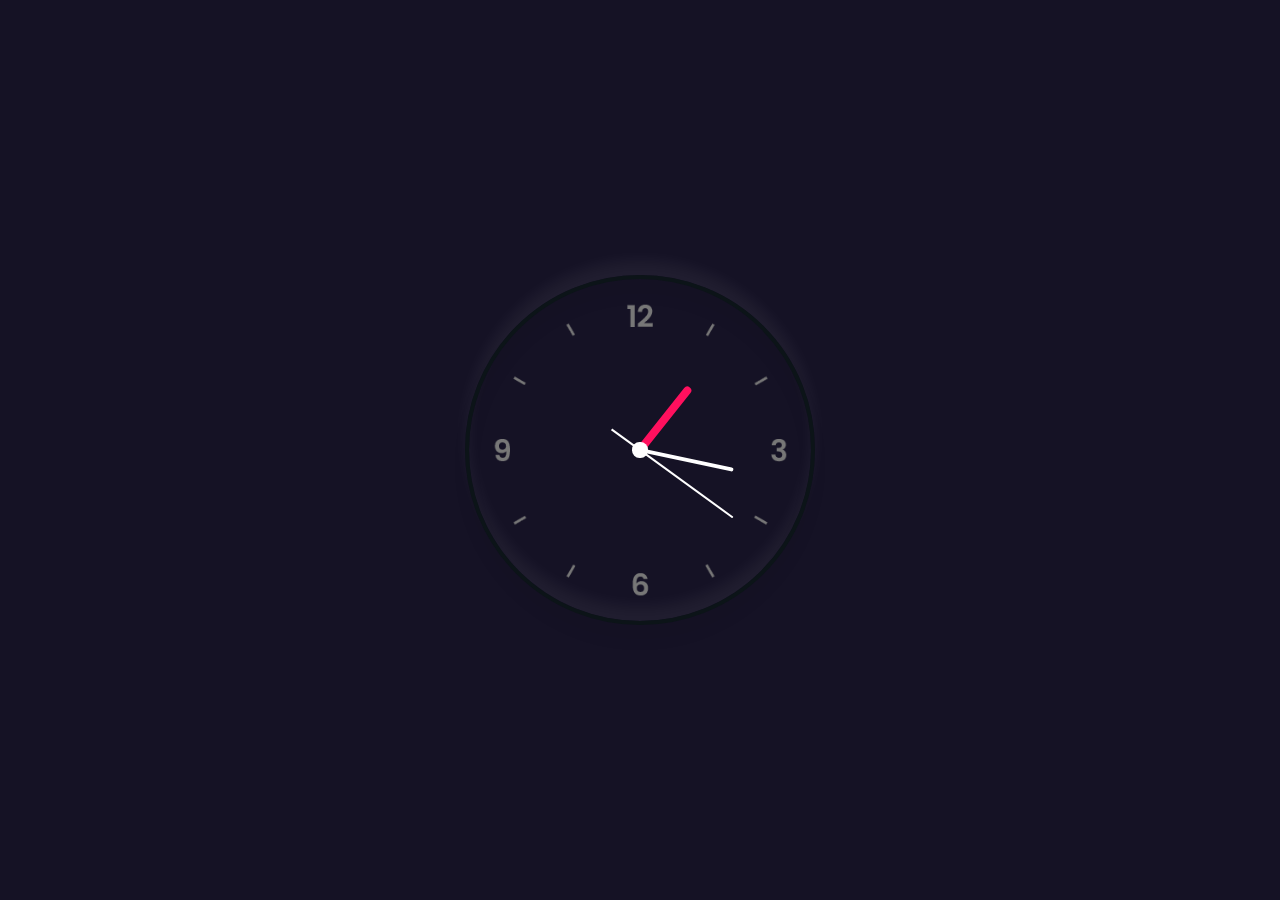
<file: index.html>
<!DOCTYPE html>
<html lang="pt-br">
<head>
    <meta charset="UTF-8">
    <meta http-equiv="X-UA-Compatible" content="IE=edge">
    <meta name="viewport"  content="width=device-width, initial-scale=1.0">
    <title>Clock</title>
    <link rel="stylesheet" href="clocks.css">
</head>
<body>
    <div class="clock">

        <div class="hour">
            <div class="hr" id="hr"></div>
        </div>

        <div class="min">
            <div class="mn" id="mn"></div>
        </div>

        <div class="sec">
            <div class="sc" id="sc"></div>
        </div>

    </div>

    <script type="text/javascript">
        const deg = 6;
        const hr = document.querySelector('#hr');
        const mn = document.querySelector('#mn');
        const sc = document.querySelector('#sc');

        setInterval(() => {
            let day = new Date();
        let hh = day.getHours() * 30;
        let mm = day.getMinutes() * deg;
        let ss = day.getSeconds() * deg;

        hr.style.transform = `rotateZ(${(hh)+(mm/12)}deg)`;
        mn.style.transform = `rotateZ(${mm}deg)`;
        sc.style.transform = `rotateZ(${ss}deg)`;
        })

    </script>
    
</body>
</html>
</file>
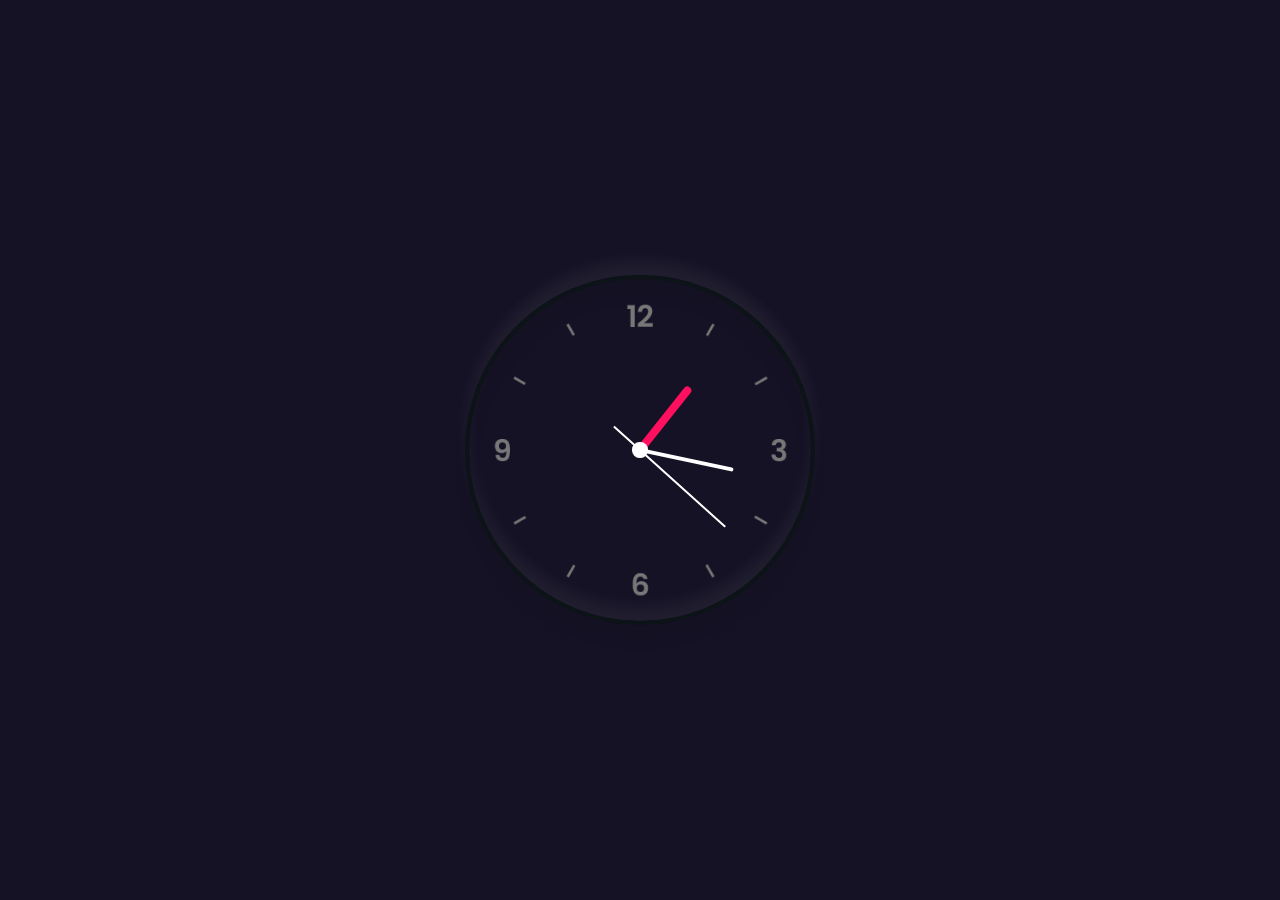
<file: clock.html>
<!DOCTYPE html>
<html lang="en">
<head>
    <meta charset="UTF-8">
    <meta http-equiv="X-UA-Compatible" content="IE=edge">
    <meta name="viewport"  content="width=device-width, initial-scale=1.0">
    <title>Clock</title>
    <link rel="stylesheet" href="clock.css">
</head>
<body>
    <div class="clock">

        <div class="hour">
            <div class="hr" id="hr"></div>
        </div>

        <div class="min">
            <div class="mn" id="mn"></div>
        </div>

        <div class="sec">
            <div class="sc" id="sc"></div>
        </div>

    </div>

    <script type="text/javascript">
        const deg = 6;
        const hr = document.querySelector('#hr');
        const mn = document.querySelector('#mn');
        const sc = document.querySelector('#sc');

        setInterval(() => {
            let day = new Date();
        let hh = day.getHours() * 30;
        let mm = day.getMinutes() * deg;
        let ss = day.getSeconds() * deg;

        hr.style.transform = `rotateZ(${(hh)+(mm/12)}deg)`;
        mn.style.transform = `rotateZ(${mm}deg)`;
        sc.style.transform = `rotateZ(${ss}deg)`;
        })

    </script>
    
</body>
</html>
</file>
<file: clocks.css>
*{
    margin: 0;
    padding: 0;
    box-sizing: border-box;
}
body{
    display: flex;
    justify-content: center;
    align-items: center;
    min-height: 100vh;
    background: rgb(21, 18, 37);
    z-index: 1;
}
.clock{
    width: 21.87rem;
    height: 21.87rem;
    display: flex;
    justify-content: center;
    align-items: center;
    background-image: url("clock_ground.png");
    background-size: cover;
    border: 4px solid #0c1418;
    border-radius: 50%;
    box-shadow: 0 -15px 15px rgba(255, 255, 255, 0.05),
          inset 0 -15px 15px rgba(255, 255, 255, 0.05),
                       0 15px 15px rgba(0, 0, 0, 0.05),
                 inset 0 15px 15px rgba(0, 0, 0, 0.05);
}
.clock:before{
    content: '';
    position: absolute;
    width: 0.94rem;
    height: 0.94rem;
    background: #fff;
    border-radius: 50%;
    z-index: 10000;
}
.clock .hour,
.clock .min,
.clock .sec {
    position: absolute;
}
.clock .hour, .hr {
    width: 10rem;
    height: 10rem;
}
.clock .min, .mn {
    width: 11.9rem;
    height: 11.9rem;
}
.clock .sec, .sc {
    width: 14.37rem;
    height: 14.37rem;
}
.hr, .mn, .sc {
    display: flex;
    justify-content: center;
    position: absolute;
    border-radius: 50%;
}
.hr:before{
    content: '';
    position: absolute;
    width: 0.5rem;
    height: 5rem;
    background: #ff105e;
    z-index: 10;
    border-radius: 6px 6px 0 0;
}
.mn:before{
    content: '';
    position: absolute;
    width: 0.25rem;
    height: 5.6rem;
    background: #fff;
    z-index: 11;
    border-radius: 6px 6px 0 0;
}
.sc:before{
    content: '';
    position: absolute;
    width: 0.125rem;
    height: 9.37rem;
    background: #fff;
    z-index: 12;
    border-radius: 6px 6px 0 0;
}
</file>
<file: clock.css>
*{
    margin: 0;
    padding: 0;
    box-sizing: border-box;
}
body{
    display: flex;
    justify-content: center;
    align-items: center;
    min-height: 100vh;
    background: rgb(21, 18, 37);
}
.clock{
    width: 21.87rem;
    height: 21.87rem;
    display: flex;
    justify-content: center;
    align-items: center;
    background: url(/clock.png);
    background-size: cover;
    border: 4px solid #0c1418;
    border-radius: 50%;
    box-shadow: 0 -15px 15px rgba(255, 255, 255, 0.05),
          inset 0 -15px 15px rgba(255, 255, 255, 0.05),
                       0 15px 15px rgba(0, 0, 0, 0.05),
                 inset 0 15px 15px rgba(0, 0, 0, 0.05);
}
.clock:before{
    content: '';
    position: absolute;
    width: 0.94rem;
    height: 0.94rem;
    background: #fff;
    border-radius: 50%;
    z-index: 10000;
}
.clock .hour,
.clock .min,
.clock .sec {
    position: absolute;
}
.clock .hour, .hr {
    width: 10rem;
    height: 10rem;
}
.clock .min, .mn {
    width: 11.9rem;
    height: 11.9rem;
}
.clock .sec, .sc {
    width: 14.37rem;
    height: 14.37rem;
}
.hr, .mn, .sc {
    display: flex;
    justify-content: center;
    /*align-items: center;*/
    position: absolute;
    border-radius: 50%;
}
.hr:before{
    content: '';
    position: absolute;
    width: 0.5rem;
    height: 5rem;
    background: #ff105e;
    z-index: 10;
    border-radius: 6px 6px 0 0;
}
.mn:before{
    content: '';
    position: absolute;
    width: 0.25rem;
    height: 5.6rem;
    background: #fff;
    z-index: 11;
    border-radius: 6px 6px 0 0;
}
.sc:before{
    content: '';
    position: absolute;
    width: 0.125rem;
    height: 9.37rem;
    background: #fff;
    z-index: 12;
    border-radius: 6px 6px 0 0;
}
</file>
